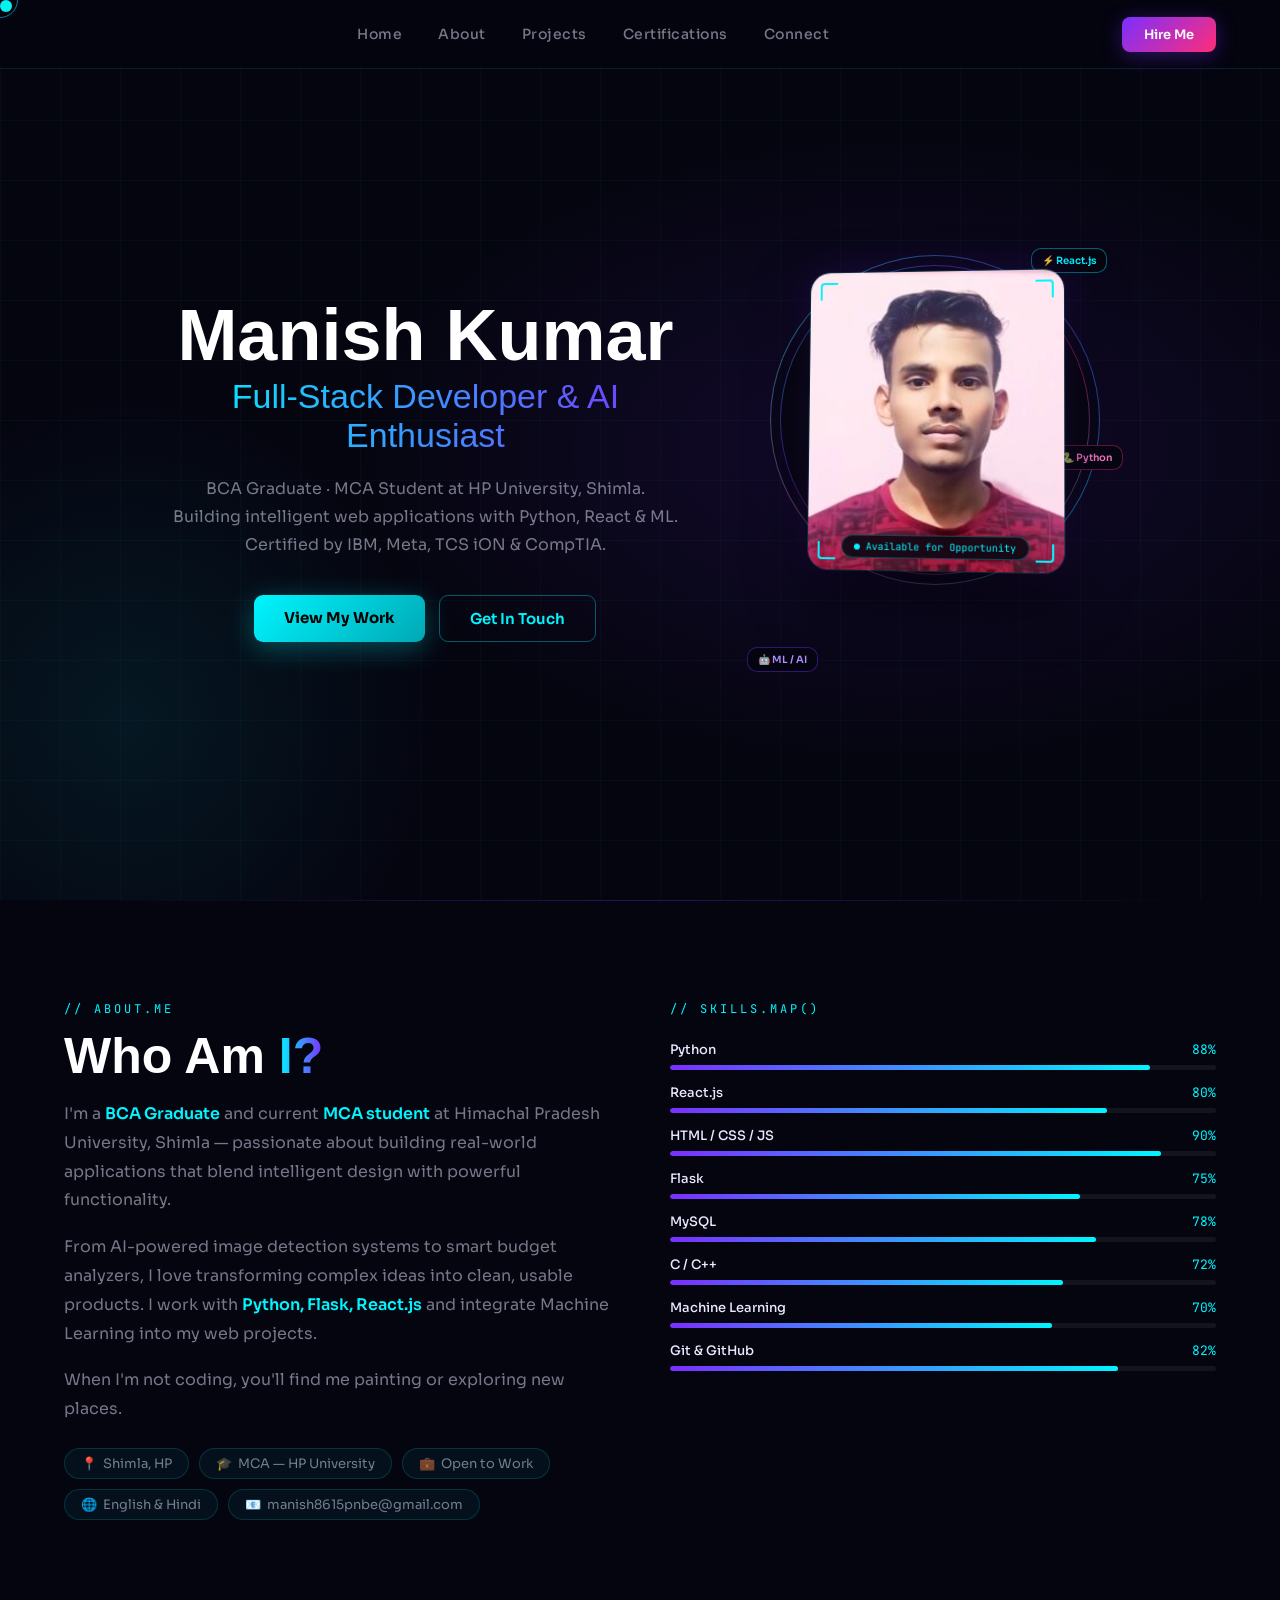
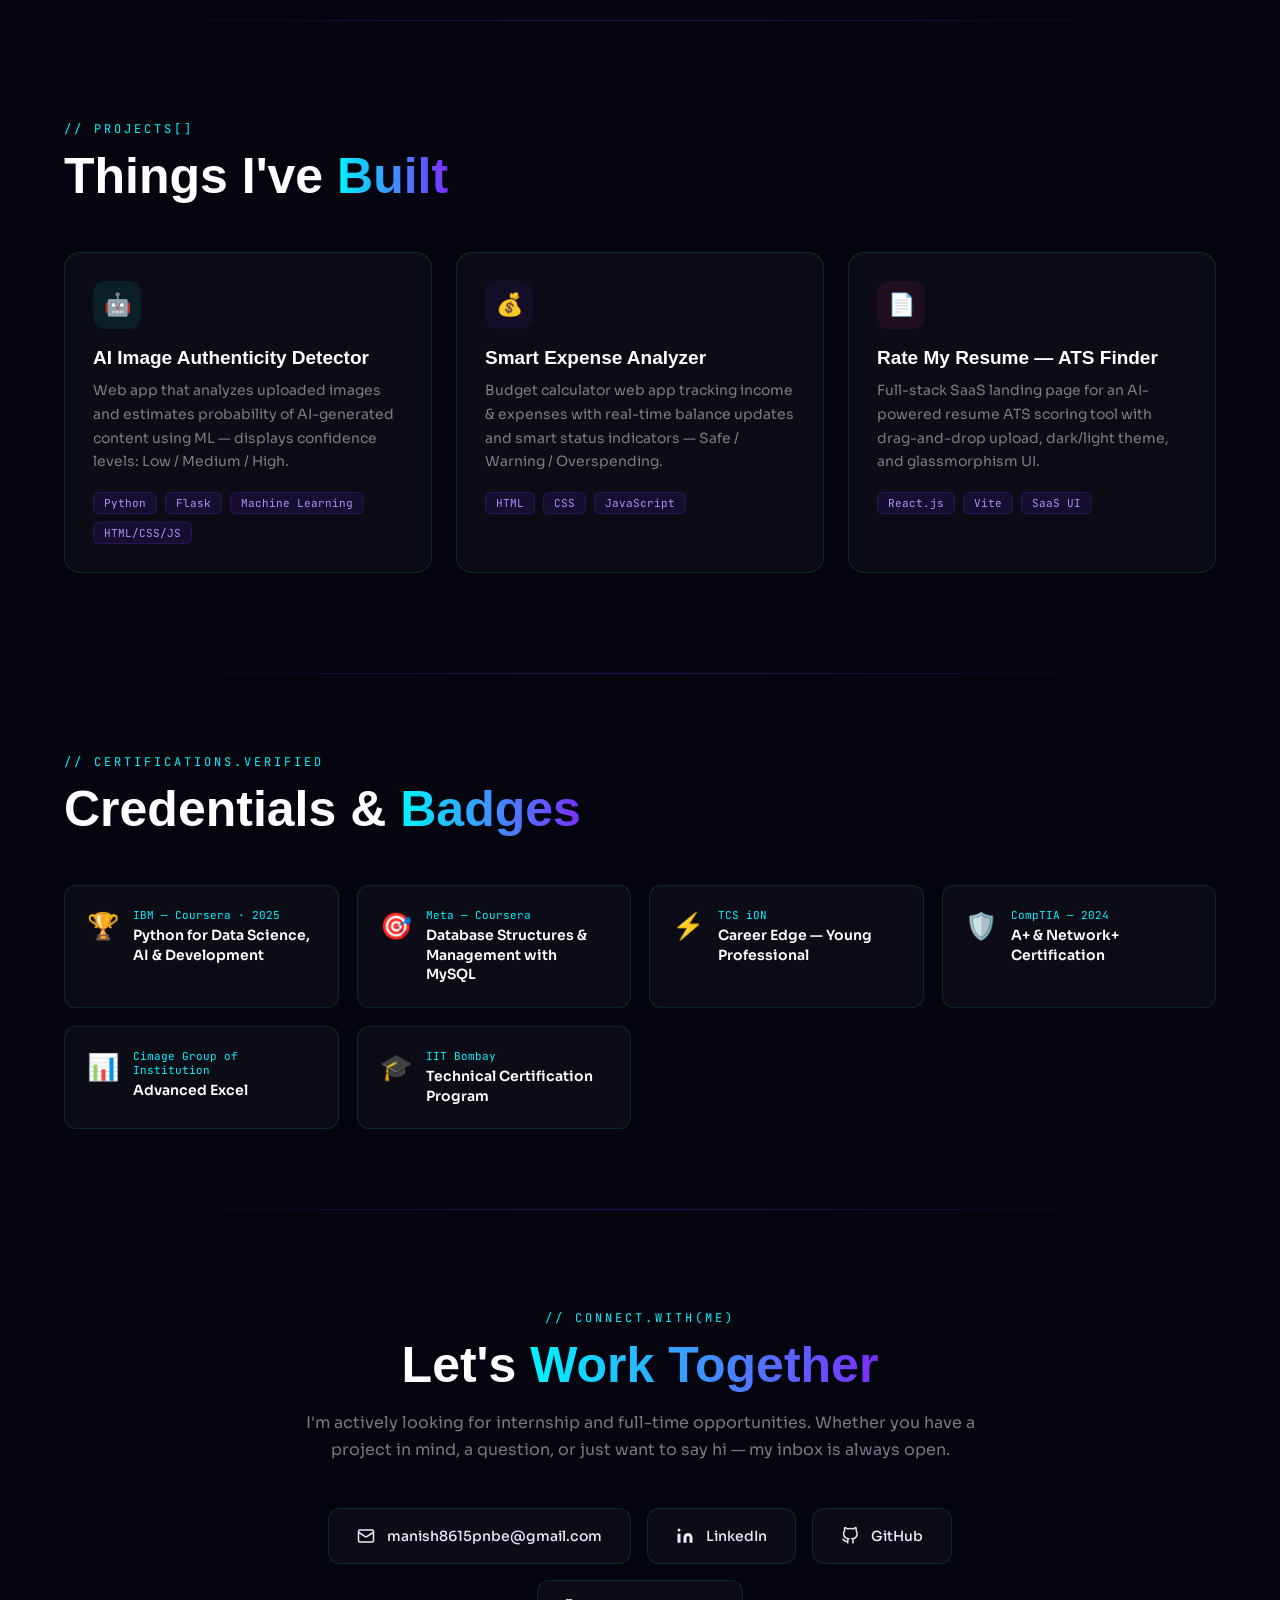
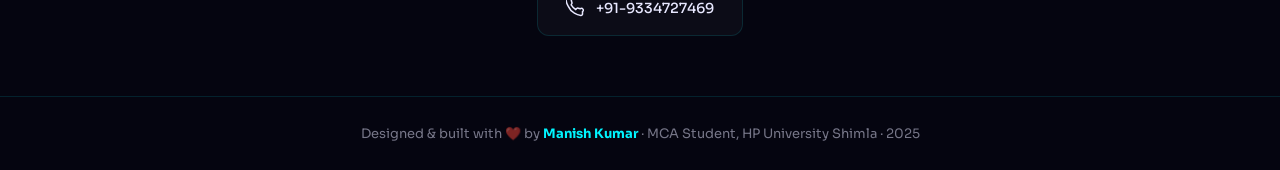
<file: index.html>
<!DOCTYPE html>
<html lang="en">
<head>
<meta charset="UTF-8">
<meta name="viewport" content="width=device-width, initial-scale=1.0">
<title>Manish Kumar — Full Stack Developer</title>
<link href="https://fonts.googleapis.com/css2?family=Clash+Display:wght@400;500;600;700&family=Sora:wght@300;400;600;700;800&family=JetBrains+Mono:wght@400;500&display=swap" rel="stylesheet">
<link rel="stylesheet" href="assets/css/manish.css">
<link rel="stylesheet" href="assets/css/animations.css">
<link rel="stylesheet" href="assets/css/components.css">
<link rel="stylesheet" href="assets/css/mobile.css">
<style>
/* Mobile order fix — photo upar, text neeche */
@media(max-width:768px){
  .hero-inner{flex-direction:column!important;align-items:center!important;text-align:center!important;}
  .hero-left{order:2!important;}
  .hero-right{order:1!important;width:100%!important;height:auto!important;align-items:center!important;}
  .photo-3d-card{transform:none!important;}
}</style>
<style>
/* ── 3D PHOTO FRAME ── */
.photo-glow-wrap{
  position:relative;width:280px;height:320px;
  display:flex;align-items:center;justify-content:center;
  flex-shrink:0;
}
.photo-glow-ring{
  position:absolute;border-radius:50%;
  animation:spinRing 6s linear infinite;
}
.r1{
  width:310px;height:310px;
  border:1.5px solid transparent;
  background:linear-gradient(#050510,#050510) padding-box,
             linear-gradient(135deg,#00F5FF,#7B2FFF,#FF2D78,#00F5FF) border-box;
  animation-duration:6s;
}
.r2{
  width:330px;height:330px;
  border:1px solid transparent;
  background:linear-gradient(#050510,#050510) padding-box,
             linear-gradient(225deg,#7B2FFF,#00F5FF,#FF2D78) border-box;
  opacity:0.5;animation-duration:9s;animation-direction:reverse;
}
.r3{
  width:290px;height:290px;
  background:radial-gradient(ellipse,rgba(0,245,255,0.08) 0%,transparent 70%);
  animation:pulseGlow 3s ease-in-out infinite;border:none;
}
@keyframes spinRing{from{transform:rotate(0deg);}to{transform:rotate(360deg);}}
@keyframes pulseGlow{0%,100%{opacity:0.4;transform:scale(1);}50%{opacity:1;transform:scale(1.05);}}

.photo-3d-card{
  position:relative;width:256px;height:300px;
  border-radius:20px;overflow:hidden;
  transform:perspective(900px) rotateY(-6deg) rotateX(3deg);
  transition:transform 0.4s ease;
  box-shadow:
    0 0 0 1px rgba(0,245,255,0.15),
    0 24px 60px rgba(0,0,0,0.7),
    0 0 40px rgba(123,47,255,0.2);
  cursor:default;
  z-index:2;
}
.photo-3d-card:hover{transform:perspective(900px) rotateY(-1deg) rotateX(1deg);}

.profile-img{
  width:100%;height:100%;
  object-fit:cover;object-position:center top;
  display:block;
  filter:brightness(1.05) contrast(1.05);
}

/* Corner accents */
.corner{position:absolute;width:18px;height:18px;border-color:var(--accent);border-style:solid;}
.tl{top:10px;left:10px;border-width:2px 0 0 2px;border-radius:4px 0 0 0;}
.tr{top:10px;right:10px;border-width:2px 2px 0 0;border-radius:0 4px 0 0;}
.bl{bottom:10px;left:10px;border-width:0 0 2px 2px;border-radius:0 0 0 4px;}
.br{bottom:10px;right:10px;border-width:0 2px 2px 0;border-radius:0 0 4px 0;}

/* Status dot */
.status-dot{
  position:absolute;bottom:12px;left:50%;transform:translateX(-50%);
  background:rgba(5,5,16,0.85);backdrop-filter:blur(8px);
  border:1px solid rgba(0,245,255,0.25);
  border-radius:20px;padding:4px 12px;
  font-family:'JetBrains Mono',monospace;font-size:10px;color:var(--accent);
  display:flex;align-items:center;gap:6px;white-space:nowrap;
}
.status-dot span{
  width:6px;height:6px;background:#00F5FF;border-radius:50%;
  display:inline-block;animation:pulse 2s infinite;
}

/* Mobile photo fixes */
@media(max-width:768px){
  .hero-right{width:100%!important;height:auto!important;align-items:center;}
  .photo-glow-wrap{width:220px;height:250px;}
  .photo-3d-card{width:200px;height:230px;transform:none!important;}
  .r1{width:240px;height:240px;}
  .r2{width:260px;height:260px;}
  .r3{width:220px;height:220px;}
}
</style>
</head>
<body>
<div id="cursor"></div>
<div id="cursor-ring"></div>

<!-- NAVBAR -->
<nav>
  <div class="nav-inner">
    <a href="#home" class="nav-logo"></a>
    <div class="nav-links">
      <a href="#home" onclick="smoothTo('home')">Home</a>
      <a href="#about" onclick="smoothTo('about')">About</a>
      <a href="#projects" onclick="smoothTo('projects')">Projects</a>
      <a href="#certifications" onclick="smoothTo('certifications')">Certifications</a>
      <a href="#connect" onclick="smoothTo('connect')">Connect</a>
    </div>
    <div style="display:flex;align-items:center;gap:10px;">
      <!-- Hamburger — only visible on mobile via inline style override -->
      <button id="ham-btn" onclick="toggleMobileMenu()" style="display:none;flex-direction:column;justify-content:center;gap:5px;width:36px;height:36px;background:rgba(0,245,255,0.07);border:1px solid rgba(0,245,255,0.2);border-radius:8px;cursor:pointer;padding:8px;flex-shrink:0;">
        <span id="hb1" style="display:block;height:2px;background:#00F5FF;border-radius:2px;transition:all 0.3s;"></span>
        <span id="hb2" style="display:block;height:2px;background:#00F5FF;border-radius:2px;transition:all 0.3s;"></span>
        <span id="hb3" style="display:block;height:2px;background:#00F5FF;border-radius:2px;transition:all 0.3s;"></span>
      </button>
      <a href="#" class="nav-cta" onclick="openModal();return false;">Hire Me</a>
    </div>
  </div>
</nav>

<!-- MOBILE NAV DRAWER -->
<div id="mob-drawer" style="display:none;position:fixed;top:60px;left:0;right:0;background:rgba(5,5,20,0.97);backdrop-filter:blur(24px);border-bottom:1px solid rgba(0,245,255,0.12);z-index:98;padding:14px 5%;flex-direction:column;gap:4px;">
  <a href="#home"           onclick="mobileNav('home')"           style="display:flex;align-items:center;gap:12px;color:rgba(232,232,255,0.75);text-decoration:none;font-family:'Sora',sans-serif;font-size:15px;font-weight:500;padding:13px 16px;border-radius:10px;border:1px solid transparent;transition:all 0.2s;">🏠 Home</a>
  <a href="#about"          onclick="mobileNav('about')"          style="display:flex;align-items:center;gap:12px;color:rgba(232,232,255,0.75);text-decoration:none;font-family:'Sora',sans-serif;font-size:15px;font-weight:500;padding:13px 16px;border-radius:10px;border:1px solid transparent;transition:all 0.2s;">👨‍💻 About</a>
  <a href="#projects"       onclick="mobileNav('projects')"       style="display:flex;align-items:center;gap:12px;color:rgba(232,232,255,0.75);text-decoration:none;font-family:'Sora',sans-serif;font-size:15px;font-weight:500;padding:13px 16px;border-radius:10px;border:1px solid transparent;transition:all 0.2s;">🚀 Projects</a>
  <a href="#certifications" onclick="mobileNav('certifications')" style="display:flex;align-items:center;gap:12px;color:rgba(232,232,255,0.75);text-decoration:none;font-family:'Sora',sans-serif;font-size:15px;font-weight:500;padding:13px 16px;border-radius:10px;border:1px solid transparent;transition:all 0.2s;">🏆 Certifications</a>
  <a href="#connect"        onclick="mobileNav('connect')"        style="display:flex;align-items:center;gap:12px;color:rgba(232,232,255,0.75);text-decoration:none;font-family:'Sora',sans-serif;font-size:15px;font-weight:500;padding:13px 16px;border-radius:10px;border:1px solid transparent;transition:all 0.2s;">💬 Connect</a>
</div>


<!-- HIRE ME MODAL -->
<div id="hireModal" style="display:none;position:fixed;inset:0;z-index:999;align-items:center;justify-content:center;">
  <div onclick="closeModal()" style="position:absolute;inset:0;background:rgba(0,0,0,0.7);backdrop-filter:blur(6px);"></div>
  <div style="position:relative;z-index:1;background:linear-gradient(145deg,#0d0d24,#111130);border:1px solid rgba(0,245,255,0.2);border-radius:20px;padding:36px 40px;max-width:420px;width:90%;box-shadow:0 30px 80px rgba(0,0,0,0.6);animation:modalIn 0.3s ease;">
    <button onclick="closeModal()" style="position:absolute;top:16px;right:18px;background:none;border:none;color:rgba(255,255,255,0.35);font-size:20px;cursor:pointer;">✕</button>
    <div style="font-family:'JetBrains Mono',monospace;font-size:11px;color:var(--accent);letter-spacing:2px;margin-bottom:10px;">// let's.connect()</div>
    <h3 style="font-family:'Clash Display',sans-serif;font-size:22px;font-weight:700;color:#fff;margin-bottom:6px;">Open to Opportunities</h3>
    <p style="font-size:13px;color:var(--textmuted);line-height:1.6;margin-bottom:28px;">I'm actively looking for internship & full-time roles. Feel free to reach out!</p>
    <div style="display:flex;flex-direction:column;gap:12px;">
      <a href="mailto:manish8615pnbe@gmail.com" class="modal-link" style="border-color:rgba(0,245,255,0.15);">
        <span style="font-size:20px;">📧</span>
        <div><div class="modal-link-label" style="color:var(--accent);">Email Me</div><div class="modal-link-val">manish8615pnbe@gmail.com</div></div>
      </a>
      <a href="https://www.linkedin.com/in/manish-kumar-a32762274/" target="_blank" class="modal-link" style="border-color:rgba(0,119,181,0.2);">
        <span style="font-size:20px;">💼</span>
        <div><div class="modal-link-label" style="color:#4FC3F7;">Message on LinkedIn</div><div class="modal-link-val">linkedin.com/in/manish-kumar</div></div>
      </a>
      <a href="https://github.com/ankit252525" target="_blank" class="modal-link" style="border-color:rgba(255,255,255,0.1);">
        <span style="font-size:20px;">🐙</span>
        <div><div class="modal-link-label" style="color:rgba(255,255,255,0.5);">Check My Work on GitHub</div><div class="modal-link-val">github.com/ankit252525</div></div>
      </a>
    </div>
    <p style="font-size:12px;color:var(--textmuted);text-align:center;margin-top:22px;">Response within 24 hours ⚡</p>
  </div>
</div>

<!-- HERO -->
<section id="home">
  <div class="hero-bg"></div>
  <div class="hero-grid"></div>
  <div class="hero-inner">
    <div class="hero-left">
      <div class="hero-name">Manish Kumar</div>
      <div class="hero-role">Full-Stack Developer & AI Enthusiast</div>
      <p class="hero-desc">
        BCA Graduate · MCA Student at HP University, Shimla.<br>
        Building intelligent web applications with Python, React &amp; ML.<br>
        Certified by IBM, Meta, TCS iON &amp; CompTIA.
      </p>
      <div class="hero-btns">
        <a href="#projects" class="btn-primary" onclick="smoothTo('projects')">View My Work</a>
        <a href="#connect" class="btn-outline" onclick="smoothTo('connect')">Get In Touch</a>
      </div>
    </div>
    <!-- 3D PHOTO FRAME -->
    <div class="hero-right" style="width:360px;height:420px;flex-shrink:0;position:relative;display:flex;flex-direction:column;align-items:center;gap:0;">

      <!-- Outer glow ring animation -->
      <div class="photo-glow-wrap">
        <div class="photo-glow-ring r1"></div>
        <div class="photo-glow-ring r2"></div>
        <div class="photo-glow-ring r3"></div>

        <!-- 3D Frame card -->
        <div class="photo-3d-card" id="photoCard">
          <img src="[data-uri]"
               alt="Manish Kumar"
               class="profile-img"/>
          <!-- Corner accents -->
          <div class="corner tl"></div>
          <div class="corner tr"></div>
          <div class="corner bl"></div>
          <div class="corner br"></div>
          <!-- Status dot -->
          <div class="status-dot"><span></span>Available for Opportunity</div>
        </div>
      </div>

      <!-- Floating tech badges -->
      <div class="float-badge badge-1">⚡ React.js</div>
      <div class="float-badge badge-2">🤖 ML / AI</div>
      <div class="float-badge badge-3">🐍 Python</div>
    </div>
  </div>
</section>

<div class="glow-div"></div>

<!-- ABOUT -->
<section id="about">
  <div class="about-grid reveal">
    <div>
      <div class="section-label">// about.me</div>
      <h2 class="section-title">Who Am <span>I?</span></h2>
      <div class="about-text">
        <p>I'm a <strong>BCA Graduate</strong> and current <strong>MCA student</strong> at Himachal Pradesh University, Shimla — passionate about building real-world applications that blend intelligent design with powerful functionality.</p>
        <p>From AI-powered image detection systems to smart budget analyzers, I love transforming complex ideas into clean, usable products. I work with <strong>Python, Flask, React.js</strong> and integrate Machine Learning into my web projects.</p>
        <p>When I'm not coding, you'll find me painting or exploring new places.</p>
      </div>
      <div class="info-chips">
        <div class="chip"><span>📍</span>Shimla, HP</div>
        <div class="chip"><span>🎓</span>MCA — HP University</div>
        <div class="chip"><span>💼</span>Open to Work</div>
        <div class="chip"><span>🌐</span>English & Hindi</div>
        <div class="chip"><span>📧</span>manish8615pnbe@gmail.com</div>
      </div>
    </div>
    <div>
      <div class="section-label" style="margin-bottom:24px;">// skills.map()</div>
      <div class="skills-grid" id="skillsGrid">
        <div class="skill-item"><div class="skill-top"><span class="skill-name">Python</span><span class="skill-pct">88%</span></div><div class="skill-bar"><div class="skill-fill" data-w="88"></div></div></div>
        <div class="skill-item"><div class="skill-top"><span class="skill-name">React.js</span><span class="skill-pct">80%</span></div><div class="skill-bar"><div class="skill-fill" data-w="80"></div></div></div>
        <div class="skill-item"><div class="skill-top"><span class="skill-name">HTML / CSS / JS</span><span class="skill-pct">90%</span></div><div class="skill-bar"><div class="skill-fill" data-w="90"></div></div></div>
        <div class="skill-item"><div class="skill-top"><span class="skill-name">Flask</span><span class="skill-pct">75%</span></div><div class="skill-bar"><div class="skill-fill" data-w="75"></div></div></div>
        <div class="skill-item"><div class="skill-top"><span class="skill-name">MySQL</span><span class="skill-pct">78%</span></div><div class="skill-bar"><div class="skill-fill" data-w="78"></div></div></div>
        <div class="skill-item"><div class="skill-top"><span class="skill-name">C / C++</span><span class="skill-pct">72%</span></div><div class="skill-bar"><div class="skill-fill" data-w="72"></div></div></div>
        <div class="skill-item"><div class="skill-top"><span class="skill-name">Machine Learning</span><span class="skill-pct">70%</span></div><div class="skill-bar"><div class="skill-fill" data-w="70"></div></div></div>
        <div class="skill-item"><div class="skill-top"><span class="skill-name">Git & GitHub</span><span class="skill-pct">82%</span></div><div class="skill-bar"><div class="skill-fill" data-w="82"></div></div></div>
      </div>
    </div>
  </div>
</section>

<div class="glow-div"></div>

<!-- PROJECTS -->
<section id="projects">
  <div class="projects-wrap">
    <div class="reveal">
      <div class="section-label">// projects[]</div>
      <h2 class="section-title">Things I've <span>Built</span></h2>
    </div>
    <div class="projects-grid">
      <div class="project-card reveal">
        <div class="project-icon" style="background:rgba(0,245,255,0.08);">🤖</div>
        <div class="project-title">AI Image Authenticity Detector</div>
        <p class="project-desc">Web app that analyzes uploaded images and estimates probability of AI-generated content using ML — displays confidence levels: Low / Medium / High.</p>
        <div class="project-tags"><span class="tag">Python</span><span class="tag">Flask</span><span class="tag">Machine Learning</span><span class="tag">HTML/CSS/JS</span></div>
      </div>
      <div class="project-card reveal">
        <div class="project-icon" style="background:rgba(123,47,255,0.08);">💰</div>
        <div class="project-title">Smart Expense Analyzer</div>
        <p class="project-desc">Budget calculator web app tracking income & expenses with real-time balance updates and smart status indicators — Safe / Warning / Overspending.</p>
        <div class="project-tags"><span class="tag">HTML</span><span class="tag">CSS</span><span class="tag">JavaScript</span></div>
      </div>
      <div class="project-card reveal">
        <div class="project-icon" style="background:rgba(255,45,120,0.08);">📄</div>
        <div class="project-title">Rate My Resume — ATS Finder</div>
        <p class="project-desc">Full-stack SaaS landing page for an AI-powered resume ATS scoring tool with drag-and-drop upload, dark/light theme, and glassmorphism UI.</p>
        <div class="project-tags"><span class="tag">React.js</span><span class="tag">Vite</span><span class="tag">SaaS UI</span></div>
      </div>
    </div>
  </div>
</section>

<div class="glow-div"></div>

<!-- CERTIFICATIONS -->
<section id="certifications">
  <div class="certs-wrap">
    <div class="reveal">
      <div class="section-label">// certifications.verified</div>
      <h2 class="section-title">Credentials & <span>Badges</span></h2>
    </div>
    <div class="certs-grid">
      <div class="cert-card reveal"><div class="cert-icon">🏆</div><div><div class="cert-issuer">IBM — Coursera · 2025</div><div class="cert-name">Python for Data Science, AI & Development</div></div></div>
      <div class="cert-card reveal"><div class="cert-icon">🎯</div><div><div class="cert-issuer">Meta — Coursera</div><div class="cert-name">Database Structures & Management with MySQL</div></div></div>
      <div class="cert-card reveal"><div class="cert-icon">⚡</div><div><div class="cert-issuer">TCS iON</div><div class="cert-name">Career Edge — Young Professional</div></div></div>
      <div class="cert-card reveal"><div class="cert-icon">🛡️</div><div><div class="cert-issuer">CompTIA — 2024</div><div class="cert-name">A+ & Network+ Certification</div></div></div>
      <div class="cert-card reveal"><div class="cert-icon">📊</div><div><div class="cert-issuer">Cimage Group of Institution</div><div class="cert-name">Advanced Excel</div></div></div>
      <div class="cert-card reveal"><div class="cert-icon">🎓</div><div><div class="cert-issuer">IIT Bombay</div><div class="cert-name">Technical Certification Program</div></div></div>
    </div>
  </div>
</section>

<div class="glow-div"></div>

<!-- CONNECT -->
<section id="connect">
  <div class="connect-wrap reveal">
    <div class="section-label">// connect.with(me)</div>
    <h2 class="section-title">Let's <span>Work Together</span></h2>
    <p class="connect-sub">I'm actively looking for internship and full-time opportunities. Whether you have a project in mind, a question, or just want to say hi — my inbox is always open.</p>
    <div class="contact-links">
      <a href="mailto:manish8615pnbe@gmail.com" class="contact-card">
        <svg width="18" height="18" viewBox="0 0 24 24" fill="none" stroke="currentColor" stroke-width="2"><rect x="2" y="4" width="20" height="16" rx="2"/><path d="m22 7-8.97 5.7a1.94 1.94 0 0 1-2.06 0L2 7"/></svg>
        manish8615pnbe@gmail.com
      </a>
      <a href="https://www.linkedin.com/in/manish-kumar-a32762274/" target="_blank" class="contact-card">
        <svg width="18" height="18" viewBox="0 0 24 24" fill="currentColor"><path d="M16 8a6 6 0 016 6v7h-4v-7a2 2 0 00-2-2 2 2 0 00-2 2v7h-4v-7a6 6 0 016-6zM2 9h4v12H2z"/><circle cx="4" cy="4" r="2"/></svg>
        LinkedIn
      </a>
      <a href="https://github.com/ankit252525" target="_blank" class="contact-card">
        <svg width="18" height="18" viewBox="0 0 24 24" fill="none" stroke="currentColor" stroke-width="2"><path d="M9 19c-5 1.5-5-2.5-7-3m14 6v-3.87a3.37 3.37 0 00-.94-2.61c3.14-.35 6.44-1.54 6.44-7A5.44 5.44 0 0020 4.77 5.07 5.07 0 0019.91 1S18.73.65 16 2.48a13.38 13.38 0 00-7 0C6.27.65 5.09 1 5.09 1A5.07 5.07 0 005 4.77a5.44 5.44 0 00-1.5 3.78c0 5.42 3.3 6.61 6.44 7A3.37 3.37 0 009 18.13V22"/></svg>
        GitHub
      </a>
      <a href="tel:+919334727469" class="contact-card">
        <svg width="18" height="18" viewBox="0 0 24 24" fill="none" stroke="currentColor" stroke-width="2"><path d="M22 16.92v3a2 2 0 01-2.18 2 19.79 19.79 0 01-8.63-3.07A19.5 19.5 0 013.07 9.81a19.79 19.79 0 01-3.07-8.67A2 2 0 012.18 0h3a2 2 0 012 1.72c.127.96.361 1.903.7 2.81a2 2 0 01-.45 2.11L6.91 7.91a16 16 0 006.07 6.07l1.27-1.27a2 2 0 012.11-.45c.907.339 1.85.573 2.81.7A2 2 0 0122 16.92z"/></svg>
        +91-9334727469
      </a>
    </div>
  </div>
</section>

<footer>
  <p>Designed & built with ❤️ by <strong style="color:var(--accent)">Manish Kumar</strong> · MCA Student, HP University Shimla · 2025</p>
</footer>

<script src="assets/js/cursor.js"></script>
<script src="assets/js/scroll.js"></script>
<script src="assets/js/modal.js"></script>
<script>
// ── 3D tilt on photo card ──
const photoCard = document.getElementById('photoCard');
if(photoCard){
  const wrap = photoCard.closest('.hero-right');
  wrap.addEventListener('mousemove', e => {
    const r = photoCard.getBoundingClientRect();
    const x = ((e.clientX - r.left) / r.width  - 0.5) * 16;
    const y = -((e.clientY - r.top)  / r.height - 0.5) * 12;
    photoCard.style.transform = `perspective(900px) rotateY(${-6+x}deg) rotateX(${3+y}deg)`;
  });
  wrap.addEventListener('mouseleave', () => {
    photoCard.style.transform = 'perspective(900px) rotateY(-6deg) rotateX(3deg)';
  });
}
</script>

<script>
// ── MOBILE: show hamburger only on small screens ──
function checkMobile(){
  const btn = document.getElementById('ham-btn');
  if(window.innerWidth <= 768){ btn.style.display='flex'; }
  else { btn.style.display='none !important'; btn.style.cssText='display:none!important'; closeMobileMenu(); }
}
checkMobile();
window.addEventListener('resize', checkMobile);

// ── HAMBURGER toggle ──
let menuOpen = false;
function toggleMobileMenu(){
  menuOpen = !menuOpen;
  const drawer = document.getElementById('mob-drawer');
  const h1=document.getElementById('hb1'),h2=document.getElementById('hb2'),h3=document.getElementById('hb3');
  if(menuOpen){
    drawer.style.display='flex';
    h1.style.transform='translateY(7px) rotate(45deg)';
    h2.style.opacity='0';
    h3.style.transform='translateY(-7px) rotate(-45deg)';
  } else {
    closeMobileMenu();
  }
}
function closeMobileMenu(){
  menuOpen=false;
  document.getElementById('mob-drawer').style.display='none';
  document.getElementById('hb1').style.transform='none';
  document.getElementById('hb2').style.opacity='1';
  document.getElementById('hb3').style.transform='none';
}
function mobileNav(id){
  closeMobileMenu();
  const el=document.getElementById(id);
  if(el){
    const top=el.getBoundingClientRect().top+window.scrollY-60;
    window.scrollTo({top,behavior:'smooth'});
  }
  return false;
}
// Close drawer on outside tap
document.addEventListener('touchstart',function(e){
  const drawer=document.getElementById('mob-drawer');
  const btn=document.getElementById('ham-btn');
  if(menuOpen && !drawer.contains(e.target) && !btn.contains(e.target)) closeMobileMenu();
},{passive:true});


</script>
</body>
</html>
</file>
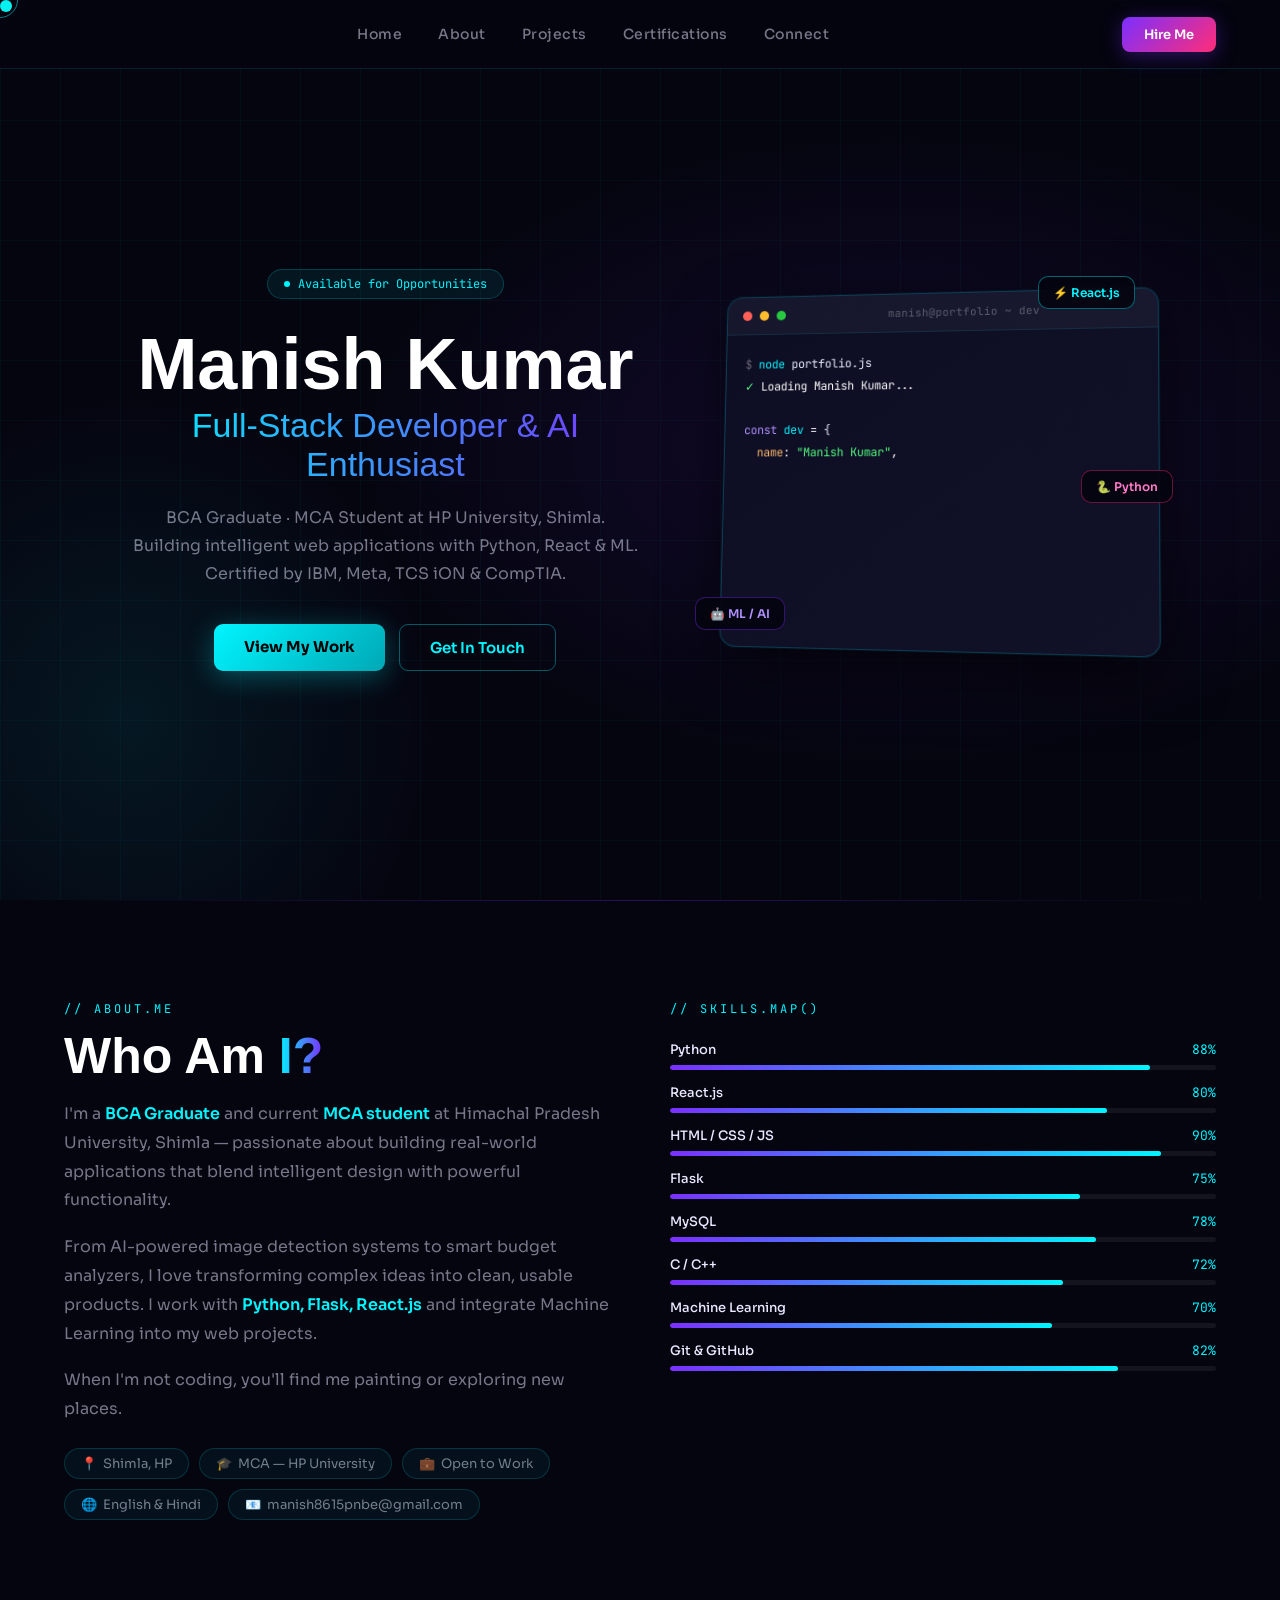
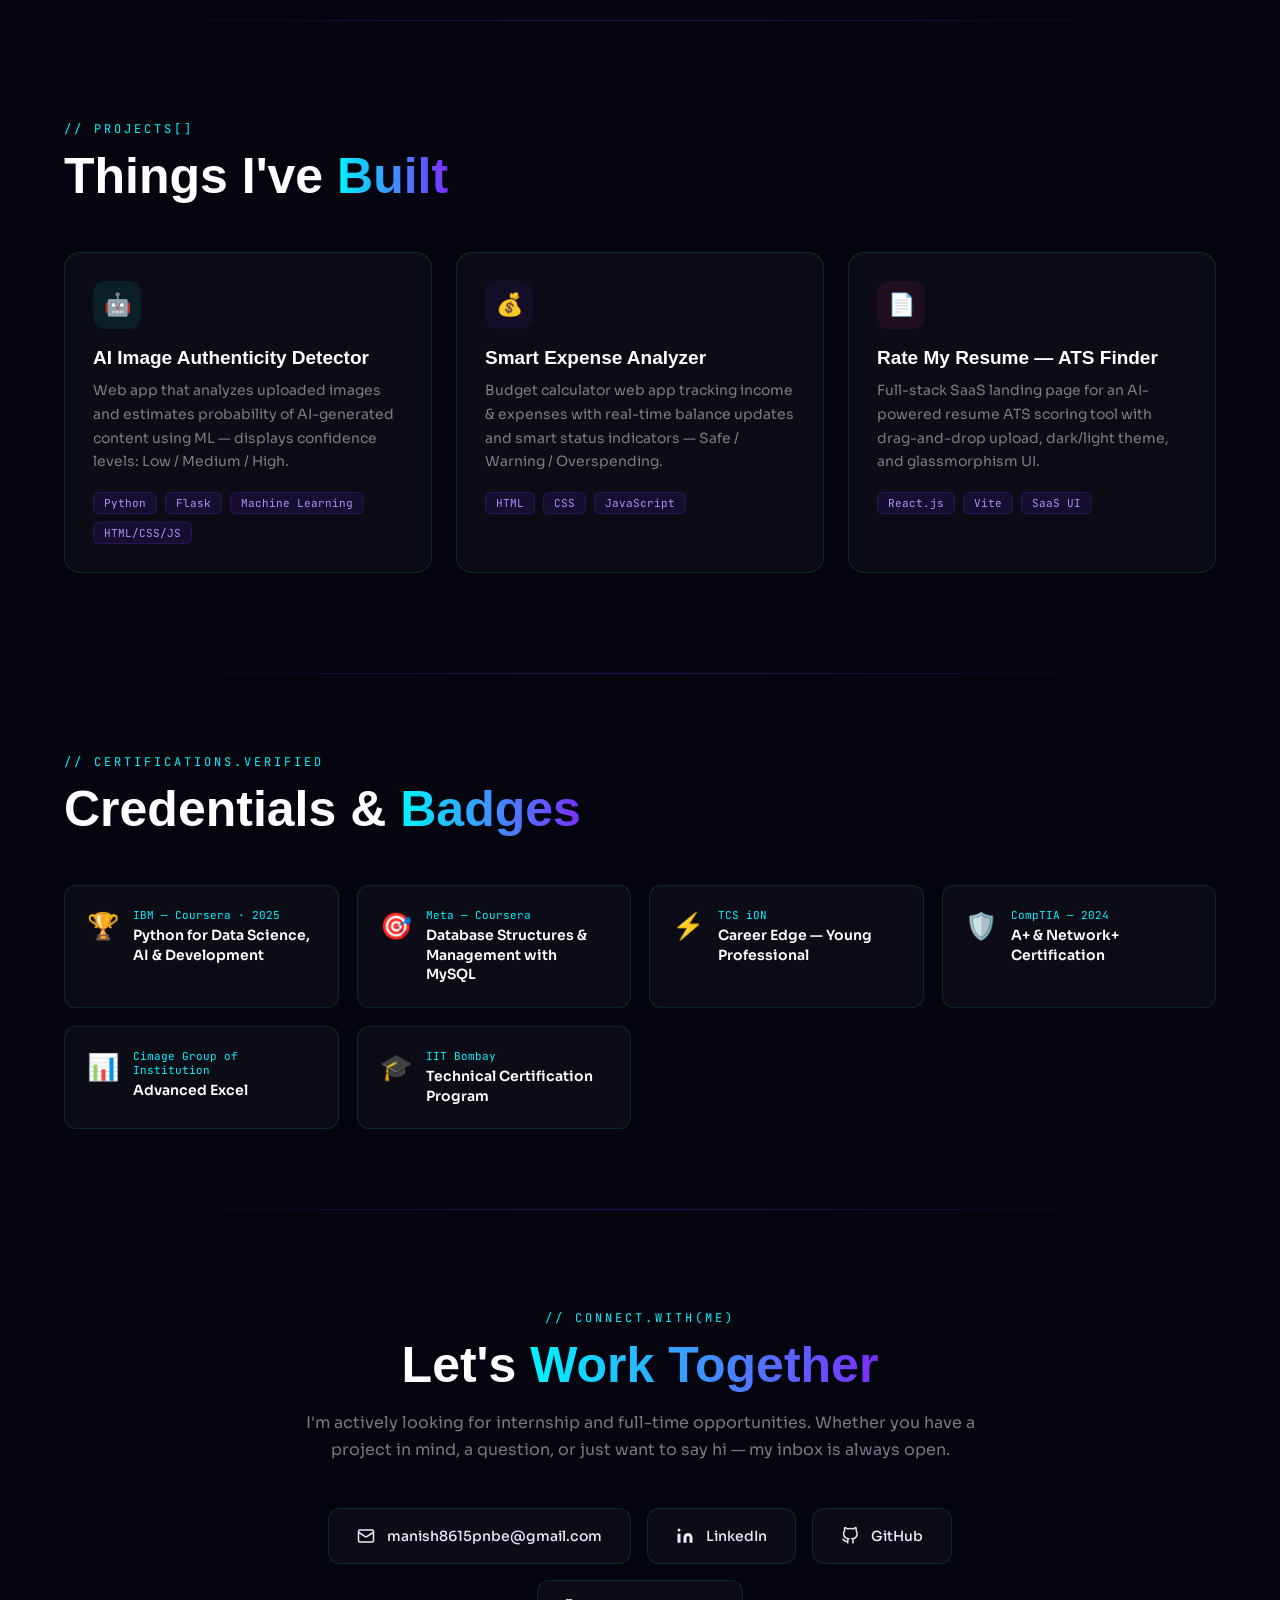
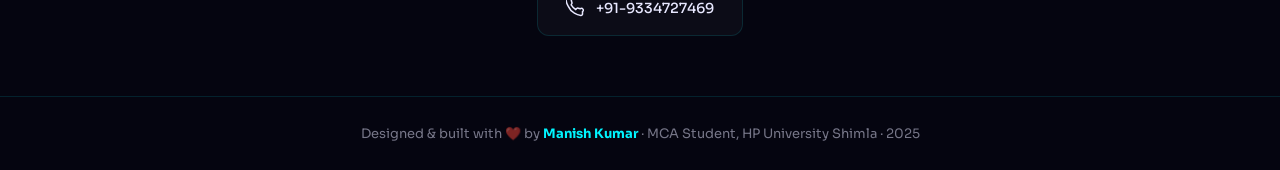
<file: manish.html>
<!DOCTYPE html>
<html lang="en">
<head>
<meta charset="UTF-8">
<meta name="viewport" content="width=device-width, initial-scale=1.0">
<title>Manish Kumar — Full Stack Developer</title>
<link href="https://fonts.googleapis.com/css2?family=Clash+Display:wght@400;500;600;700&family=Sora:wght@300;400;600;700;800&family=JetBrains+Mono:wght@400;500&display=swap" rel="stylesheet">
<link rel="stylesheet" href="assets/css/manish.css">
<link rel="stylesheet" href="assets/css/animations.css">
<link rel="stylesheet" href="assets/css/components.css">
</head>
<body>

<div id="cursor"></div>
<div id="cursor-ring"></div>

<!-- NAVBAR -->
<nav>
  <div class="nav-inner">
    <a href="#home" class="nav-logo"></a>
    <div class="nav-links">
      <a href="#home" onclick="smoothTo('home')">Home</a>
      <a href="#about" onclick="smoothTo('about')">About</a>
      <a href="#projects" onclick="smoothTo('projects')">Projects</a>
      <a href="#certifications" onclick="smoothTo('certifications')">Certifications</a>
      <a href="#connect" onclick="smoothTo('connect')">Connect</a>
    </div>
    <a href="#" class="nav-cta" onclick="openModal();return false;">Hire Me</a>
  </div>
</nav>

<!-- HIRE ME MODAL -->
<div id="hireModal" style="display:none;position:fixed;inset:0;z-index:999;align-items:center;justify-content:center;">
  <div onclick="closeModal()" style="position:absolute;inset:0;background:rgba(0,0,0,0.7);backdrop-filter:blur(6px);"></div>
  <div style="position:relative;z-index:1;background:linear-gradient(145deg,#0d0d24,#111130);border:1px solid rgba(0,245,255,0.2);border-radius:20px;padding:36px 40px;max-width:420px;width:90%;box-shadow:0 30px 80px rgba(0,0,0,0.6);animation:modalIn 0.3s ease;">
    <button onclick="closeModal()" style="position:absolute;top:16px;right:18px;background:none;border:none;color:rgba(255,255,255,0.35);font-size:20px;cursor:pointer;">✕</button>
    <div style="font-family:'JetBrains Mono',monospace;font-size:11px;color:var(--accent);letter-spacing:2px;margin-bottom:10px;">// let's.connect()</div>
    <h3 style="font-family:'Clash Display',sans-serif;font-size:22px;font-weight:700;color:#fff;margin-bottom:6px;">Open to Opportunities</h3>
    <p style="font-size:13px;color:var(--textmuted);line-height:1.6;margin-bottom:28px;">I'm actively looking for internship & full-time roles. Feel free to reach out!</p>
    <div style="display:flex;flex-direction:column;gap:12px;">
      <a href="mailto:manish8615pnbe@gmail.com" class="modal-link" style="border-color:rgba(0,245,255,0.15);">
        <span style="font-size:20px;">📧</span>
        <div><div class="modal-link-label" style="color:var(--accent);">Email Me</div><div class="modal-link-val">manish8615pnbe@gmail.com</div></div>
      </a>
      <a href="https://www.linkedin.com/in/manish-kumar-a32762274/" target="_blank" class="modal-link" style="border-color:rgba(0,119,181,0.2);">
        <span style="font-size:20px;">💼</span>
        <div><div class="modal-link-label" style="color:#4FC3F7;">Message on LinkedIn</div><div class="modal-link-val">linkedin.com/in/manish-kumar</div></div>
      </a>
      <a href="https://github.com/ankit252525" target="_blank" class="modal-link" style="border-color:rgba(255,255,255,0.1);">
        <span style="font-size:20px;">🐙</span>
        <div><div class="modal-link-label" style="color:rgba(255,255,255,0.5);">Check My Work on GitHub</div><div class="modal-link-val">github.com/ankit252525</div></div>
      </a>
    </div>
    <p style="font-size:12px;color:var(--textmuted);text-align:center;margin-top:22px;">Response within 24 hours ⚡</p>
  </div>
</div>

<!-- HERO -->
<section id="home">
  <div class="hero-bg"></div>
  <div class="hero-grid"></div>
  <div class="hero-inner">
    <div class="hero-left">
      <div class="hero-tag">
        <span class="tag-dot"></span>
        Available for Opportunities
      </div>
      <div class="hero-name">Manish Kumar</div>
      <div class="hero-role">Full-Stack Developer & AI Enthusiast</div>
      <p class="hero-desc">
        BCA Graduate · MCA Student at HP University, Shimla.<br>
        Building intelligent web applications with Python, React &amp; ML.<br>
        Certified by IBM, Meta, TCS iON &amp; CompTIA.
      </p>
      <div class="hero-btns">
        <a href="#projects" class="btn-primary" onclick="smoothTo('projects')">View My Work</a>
        <a href="#connect" class="btn-outline" onclick="smoothTo('connect')">Get In Touch</a>
      </div>
    </div>
    <div class="hero-right">
      <div class="terminal-3d" id="terminal">
        <div class="terminal-bar">
          <div class="t-dot" style="background:#FF5F57;"></div>
          <div class="t-dot" style="background:#FFBD2E;"></div>
          <div class="t-dot" style="background:#28C840;"></div>
          <div class="t-title">manish@portfolio ~ dev</div>
        </div>
        <div class="terminal-body" id="termBody"></div>
      </div>
      <div class="float-badge badge-1">⚡ React.js</div>
      <div class="float-badge badge-2">🤖 ML / AI</div>
      <div class="float-badge badge-3">🐍 Python</div>
    </div>
  </div>
</section>

<div class="glow-div"></div>

<!-- ABOUT -->
<section id="about">
  <div class="about-grid reveal">
    <div>
      <div class="section-label">// about.me</div>
      <h2 class="section-title">Who Am <span>I?</span></h2>
      <div class="about-text">
        <p>I'm a <strong>BCA Graduate</strong> and current <strong>MCA student</strong> at Himachal Pradesh University, Shimla — passionate about building real-world applications that blend intelligent design with powerful functionality.</p>
        <p>From AI-powered image detection systems to smart budget analyzers, I love transforming complex ideas into clean, usable products. I work with <strong>Python, Flask, React.js</strong> and integrate Machine Learning into my web projects.</p>
        <p>When I'm not coding, you'll find me painting or exploring new places.</p>
      </div>
      <div class="info-chips">
        <div class="chip"><span>📍</span>Shimla, HP</div>
        <div class="chip"><span>🎓</span>MCA — HP University</div>
        <div class="chip"><span>💼</span>Open to Work</div>
        <div class="chip"><span>🌐</span>English & Hindi</div>
        <div class="chip"><span>📧</span>manish8615pnbe@gmail.com</div>
      </div>
    </div>
    <div>
      <div class="section-label" style="margin-bottom:24px;">// skills.map()</div>
      <div class="skills-grid" id="skillsGrid">
        <div class="skill-item"><div class="skill-top"><span class="skill-name">Python</span><span class="skill-pct">88%</span></div><div class="skill-bar"><div class="skill-fill" data-w="88"></div></div></div>
        <div class="skill-item"><div class="skill-top"><span class="skill-name">React.js</span><span class="skill-pct">80%</span></div><div class="skill-bar"><div class="skill-fill" data-w="80"></div></div></div>
        <div class="skill-item"><div class="skill-top"><span class="skill-name">HTML / CSS / JS</span><span class="skill-pct">90%</span></div><div class="skill-bar"><div class="skill-fill" data-w="90"></div></div></div>
        <div class="skill-item"><div class="skill-top"><span class="skill-name">Flask</span><span class="skill-pct">75%</span></div><div class="skill-bar"><div class="skill-fill" data-w="75"></div></div></div>
        <div class="skill-item"><div class="skill-top"><span class="skill-name">MySQL</span><span class="skill-pct">78%</span></div><div class="skill-bar"><div class="skill-fill" data-w="78"></div></div></div>
        <div class="skill-item"><div class="skill-top"><span class="skill-name">C / C++</span><span class="skill-pct">72%</span></div><div class="skill-bar"><div class="skill-fill" data-w="72"></div></div></div>
        <div class="skill-item"><div class="skill-top"><span class="skill-name">Machine Learning</span><span class="skill-pct">70%</span></div><div class="skill-bar"><div class="skill-fill" data-w="70"></div></div></div>
        <div class="skill-item"><div class="skill-top"><span class="skill-name">Git & GitHub</span><span class="skill-pct">82%</span></div><div class="skill-bar"><div class="skill-fill" data-w="82"></div></div></div>
      </div>
    </div>
  </div>
</section>

<div class="glow-div"></div>

<!-- PROJECTS -->
<section id="projects">
  <div class="projects-wrap">
    <div class="reveal">
      <div class="section-label">// projects[]</div>
      <h2 class="section-title">Things I've <span>Built</span></h2>
    </div>
    <div class="projects-grid">
      <div class="project-card reveal">
        <div class="project-icon" style="background:rgba(0,245,255,0.08);">🤖</div>
        <div class="project-title">AI Image Authenticity Detector</div>
        <p class="project-desc">Web app that analyzes uploaded images and estimates probability of AI-generated content using ML — displays confidence levels: Low / Medium / High.</p>
        <div class="project-tags"><span class="tag">Python</span><span class="tag">Flask</span><span class="tag">Machine Learning</span><span class="tag">HTML/CSS/JS</span></div>
      </div>
      <div class="project-card reveal">
        <div class="project-icon" style="background:rgba(123,47,255,0.08);">💰</div>
        <div class="project-title">Smart Expense Analyzer</div>
        <p class="project-desc">Budget calculator web app tracking income & expenses with real-time balance updates and smart status indicators — Safe / Warning / Overspending.</p>
        <div class="project-tags"><span class="tag">HTML</span><span class="tag">CSS</span><span class="tag">JavaScript</span></div>
      </div>
      <div class="project-card reveal">
        <div class="project-icon" style="background:rgba(255,45,120,0.08);">📄</div>
        <div class="project-title">Rate My Resume — ATS Finder</div>
        <p class="project-desc">Full-stack SaaS landing page for an AI-powered resume ATS scoring tool with drag-and-drop upload, dark/light theme, and glassmorphism UI.</p>
        <div class="project-tags"><span class="tag">React.js</span><span class="tag">Vite</span><span class="tag">SaaS UI</span></div>
      </div>
    </div>
  </div>
</section>

<div class="glow-div"></div>

<!-- CERTIFICATIONS -->
<section id="certifications">
  <div class="certs-wrap">
    <div class="reveal">
      <div class="section-label">// certifications.verified</div>
      <h2 class="section-title">Credentials & <span>Badges</span></h2>
    </div>
    <div class="certs-grid">
      <div class="cert-card reveal"><div class="cert-icon">🏆</div><div><div class="cert-issuer">IBM — Coursera · 2025</div><div class="cert-name">Python for Data Science, AI & Development</div></div></div>
      <div class="cert-card reveal"><div class="cert-icon">🎯</div><div><div class="cert-issuer">Meta — Coursera</div><div class="cert-name">Database Structures & Management with MySQL</div></div></div>
      <div class="cert-card reveal"><div class="cert-icon">⚡</div><div><div class="cert-issuer">TCS iON</div><div class="cert-name">Career Edge — Young Professional</div></div></div>
      <div class="cert-card reveal"><div class="cert-icon">🛡️</div><div><div class="cert-issuer">CompTIA — 2024</div><div class="cert-name">A+ & Network+ Certification</div></div></div>
      <div class="cert-card reveal"><div class="cert-icon">📊</div><div><div class="cert-issuer">Cimage Group of Institution</div><div class="cert-name">Advanced Excel</div></div></div>
      <div class="cert-card reveal"><div class="cert-icon">🎓</div><div><div class="cert-issuer">IIT Bombay</div><div class="cert-name">Technical Certification Program</div></div></div>
    </div>
  </div>
</section>

<div class="glow-div"></div>

<!-- CONNECT -->
<section id="connect">
  <div class="connect-wrap reveal">
    <div class="section-label">// connect.with(me)</div>
    <h2 class="section-title">Let's <span>Work Together</span></h2>
    <p class="connect-sub">I'm actively looking for internship and full-time opportunities. Whether you have a project in mind, a question, or just want to say hi — my inbox is always open.</p>
    <div class="contact-links">
      <a href="mailto:manish8615pnbe@gmail.com" class="contact-card">
        <svg width="18" height="18" viewBox="0 0 24 24" fill="none" stroke="currentColor" stroke-width="2"><rect x="2" y="4" width="20" height="16" rx="2"/><path d="m22 7-8.97 5.7a1.94 1.94 0 0 1-2.06 0L2 7"/></svg>
        manish8615pnbe@gmail.com
      </a>
      <a href="https://www.linkedin.com/in/manish-kumar-a32762274/" target="_blank" class="contact-card">
        <svg width="18" height="18" viewBox="0 0 24 24" fill="currentColor"><path d="M16 8a6 6 0 016 6v7h-4v-7a2 2 0 00-2-2 2 2 0 00-2 2v7h-4v-7a6 6 0 016-6zM2 9h4v12H2z"/><circle cx="4" cy="4" r="2"/></svg>
        LinkedIn
      </a>
      <a href="https://github.com/ankit252525" target="_blank" class="contact-card">
        <svg width="18" height="18" viewBox="0 0 24 24" fill="none" stroke="currentColor" stroke-width="2"><path d="M9 19c-5 1.5-5-2.5-7-3m14 6v-3.87a3.37 3.37 0 00-.94-2.61c3.14-.35 6.44-1.54 6.44-7A5.44 5.44 0 0020 4.77 5.07 5.07 0 0019.91 1S18.73.65 16 2.48a13.38 13.38 0 00-7 0C6.27.65 5.09 1 5.09 1A5.07 5.07 0 005 4.77a5.44 5.44 0 00-1.5 3.78c0 5.42 3.3 6.61 6.44 7A3.37 3.37 0 009 18.13V22"/></svg>
        GitHub
      </a>
      <a href="tel:+919334727469" class="contact-card">
        <svg width="18" height="18" viewBox="0 0 24 24" fill="none" stroke="currentColor" stroke-width="2"><path d="M22 16.92v3a2 2 0 01-2.18 2 19.79 19.79 0 01-8.63-3.07A19.5 19.5 0 013.07 9.81a19.79 19.79 0 01-3.07-8.67A2 2 0 012.18 0h3a2 2 0 012 1.72c.127.96.361 1.903.7 2.81a2 2 0 01-.45 2.11L6.91 7.91a16 16 0 006.07 6.07l1.27-1.27a2 2 0 012.11-.45c.907.339 1.85.573 2.81.7A2 2 0 0122 16.92z"/></svg>
        +91-9334727469
      </a>
    </div>
  </div>
</section>

<footer>
  <p>Designed & built with ❤️ by <strong style="color:var(--accent)">Manish Kumar</strong> · MCA Student, HP University Shimla · 2025</p>
</footer>

<script src="assets/js/cursor.js"></script>
<script src="assets/js/terminal.js"></script>
<script src="assets/js/scroll.js"></script>
<script src="assets/js/modal.js"></script>
</body>
</html>
</file>
<file: assets/css/manish.css>
/* ── manish.css — Core Styles ── */
:root {
  --bg: #050510;
  --bg2: #080820;
  --accent: #00F5FF;
  --accent2: #7B2FFF;
  --accent3: #FF2D78;
  --gold: #FFD700;
  --text: #E8E8FF;
  --textmuted: rgba(232,232,255,0.5);
  --card: rgba(255,255,255,0.03);
  --border: rgba(0,245,255,0.12);
}

* { margin:0; padding:0; box-sizing:border-box; }
html { scroll-behavior:smooth; }
body {
  background: var(--bg);
  color: var(--text);
  font-family: 'Sora', sans-serif;
  overflow-x: hidden;
  cursor: none;
}

::-webkit-scrollbar { width:4px; }
::-webkit-scrollbar-track { background:var(--bg); }
::-webkit-scrollbar-thumb { background:var(--accent2); border-radius:2px; }

/* ── NAVBAR ── */
nav {
  position:fixed; top:0; left:0; right:0; z-index:100;
  padding:0 5%;
  background: rgba(5,5,16,0.85);
  backdrop-filter: blur(20px);
  border-bottom: 1px solid var(--border);
}
.nav-inner {
  max-width:1300px; margin:0 auto;
  display:flex; align-items:center; justify-content:space-between; height:68px;
}
.nav-logo {
  font-family:'Clash Display',sans-serif;
  font-size:22px; font-weight:700;
  background:linear-gradient(90deg,var(--accent),var(--accent2));
  -webkit-background-clip:text; -webkit-text-fill-color:transparent;
  text-decoration:none;
}
.nav-links { display:flex; gap:36px; align-items:center; }
.nav-links a {
  color:var(--textmuted); text-decoration:none;
  font-size:14px; font-weight:500; letter-spacing:0.5px;
  transition:color 0.2s; position:relative;
}
.nav-links a::after {
  content:''; position:absolute; bottom:-4px; left:0; right:0;
  height:1px; background:var(--accent);
  transform:scaleX(0); transition:transform 0.3s;
}
.nav-links a:hover { color:var(--accent); }
.nav-links a:hover::after { transform:scaleX(1); }
.nav-cta {
  background:linear-gradient(135deg,var(--accent2),var(--accent3));
  color:#fff; padding:9px 22px; border-radius:8px;
  font-size:13px; font-weight:600; text-decoration:none;
  box-shadow:0 4px 20px rgba(123,47,255,0.35);
  transition:all 0.25s;
}
.nav-cta:hover { transform:translateY(-2px); box-shadow:0 8px 28px rgba(123,47,255,0.5); }

/* ── HERO ── */
#home {
  min-height:100vh;
  display:flex; align-items:center;
  padding:80px 5% 40px;
  position:relative; overflow:hidden;
}
.hero-bg {
  position:absolute; inset:0;
  background:
    radial-gradient(ellipse 60% 50% at 70% 50%, rgba(123,47,255,0.12) 0%, transparent 70%),
    radial-gradient(ellipse 40% 60% at 10% 80%, rgba(0,245,255,0.08) 0%, transparent 60%);
}
.hero-grid {
  position:absolute; inset:0;
  background-image:
    linear-gradient(rgba(0,245,255,0.03) 1px, transparent 1px),
    linear-gradient(90deg, rgba(0,245,255,0.03) 1px, transparent 1px);
  background-size:60px 60px;
}
.hero-inner {
  max-width:1300px; margin:0 auto; width:100%;
  display:flex; align-items:center; justify-content:center; gap:6%;
  position:relative; z-index:2;
}
.hero-left { flex:0 1 520px; text-align:center; }
.hero-tag {
  display:inline-flex; align-items:center; gap:8px;
  background:rgba(0,245,255,0.07); border:1px solid rgba(0,245,255,0.2);
  border-radius:20px; padding:6px 16px; margin-bottom:28px;
  font-family:'JetBrains Mono',monospace; font-size:12px; color:var(--accent);
}
.hero-name {
  font-family:'Clash Display',sans-serif;
  font-size:clamp(42px,6vw,72px);
  font-weight:700; line-height:1.05;
  color:#fff; margin-bottom:4px;
}
.hero-role {
  font-family:'Clash Display',sans-serif;
  font-size:clamp(20px,3vw,34px); font-weight:500;
  background:linear-gradient(90deg,var(--accent),var(--accent2));
  -webkit-background-clip:text; -webkit-text-fill-color:transparent;
  margin-bottom:20px;
}
.hero-desc {
  font-size:16px; color:var(--textmuted); line-height:1.75;
  margin-bottom:36px;
}
.hero-btns { display:flex; gap:14px; flex-wrap:wrap; justify-content:center; }
.btn-primary {
  background:linear-gradient(135deg,var(--accent),#00A8B5);
  color:#000; padding:13px 30px; border-radius:9px;
  font-size:15px; font-weight:700; text-decoration:none;
  box-shadow:0 6px 28px rgba(0,245,255,0.3); transition:all 0.25s;
}
.btn-primary:hover { transform:translateY(-2px); box-shadow:0 10px 36px rgba(0,245,255,0.5); }
.btn-outline {
  background:transparent; border:1.5px solid rgba(0,245,255,0.35);
  color:var(--accent); padding:13px 30px; border-radius:9px;
  font-size:15px; font-weight:600; text-decoration:none; transition:all 0.25s;
}
.btn-outline:hover { background:rgba(0,245,255,0.07); border-color:var(--accent); }

/* ── TERMINAL ── */
.hero-right {
  flex-shrink:0; width:440px; height:360px; position:relative;
}
.terminal-3d {
  width:100%; height:100%;
  background:linear-gradient(145deg,#0d0d24,#111128);
  border:1px solid rgba(0,245,255,0.2); border-radius:16px;
  box-shadow:0 0 0 1px rgba(0,245,255,0.05),0 20px 60px rgba(0,0,0,0.6);
  overflow:hidden;
  transform:perspective(1000px) rotateY(-8deg) rotateX(4deg);
  transition:transform 0.4s ease;
}
.terminal-bar {
  padding:12px 16px;
  background:rgba(255,255,255,0.04);
  border-bottom:1px solid rgba(0,245,255,0.1);
  display:flex; align-items:center; gap:8px;
}
.t-dot { width:10px; height:10px; border-radius:50%; }
.t-title {
  flex:1; text-align:center;
  font-family:'JetBrains Mono',monospace; font-size:11px;
  color:rgba(255,255,255,0.3);
}
.terminal-body {
  padding:20px; height:calc(100% - 40px);
  overflow:hidden;
  font-family:'JetBrains Mono',monospace; font-size:12px; line-height:1.9;
}

/* ── ABOUT ── */
#about { padding:100px 5%; }
.about-grid {
  max-width:1300px; margin:0 auto;
  display:grid; grid-template-columns:1fr 1fr; gap:60px; align-items:start;
}
.about-text { font-size:16px; color:var(--textmuted); line-height:1.8; }
.about-text p { margin-bottom:18px; }
.about-text strong { color:var(--accent); font-weight:600; }
.info-chips { display:flex; flex-wrap:wrap; gap:10px; margin-top:24px; }
.chip {
  background:rgba(0,245,255,0.05); border:1px solid rgba(0,245,255,0.15);
  border-radius:20px; padding:6px 16px; font-size:13px; color:var(--textmuted);
}
.chip span { color:var(--accent); margin-right:6px; }

/* ── SKILLS ── */
.skills-grid { display:flex; flex-direction:column; gap:14px; }
.skill-item { position:relative; }
.skill-top { display:flex; justify-content:space-between; margin-bottom:7px; font-size:13px; }
.skill-name { color:var(--text); font-weight:500; }
.skill-pct { color:var(--accent); font-family:'JetBrains Mono',monospace; }
.skill-bar { height:5px; background:rgba(255,255,255,0.06); border-radius:3px; overflow:hidden; }
.skill-fill {
  height:100%; border-radius:3px;
  background:linear-gradient(90deg,var(--accent2),var(--accent));
  width:0; transition:width 1.4s cubic-bezier(0.4,0,0.2,1);
}

/* ── PROJECTS ── */
#projects { padding:100px 5%; }
.projects-wrap { max-width:1300px; margin:0 auto; }
.projects-grid {
  display:grid; grid-template-columns:repeat(auto-fit,minmax(340px,1fr));
  gap:24px; margin-top:48px;
}
.project-card {
  background:var(--card); border:1px solid var(--border);
  border-radius:16px; padding:28px;
  transition:all 0.35s; position:relative; overflow:hidden;
}
.project-card::before {
  content:''; position:absolute; inset:0;
  background:linear-gradient(135deg,rgba(0,245,255,0.04),rgba(123,47,255,0.04));
  opacity:0; transition:opacity 0.35s;
}
.project-card:hover { transform:translateY(-6px); border-color:rgba(0,245,255,0.3); box-shadow:0 20px 50px rgba(0,0,0,0.4); }
.project-card:hover::before { opacity:1; }
.project-icon { width:48px; height:48px; border-radius:12px; display:flex; align-items:center; justify-content:center; font-size:22px; margin-bottom:18px; }
.project-title { font-family:'Clash Display',sans-serif; font-size:19px; font-weight:600; color:#fff; margin-bottom:10px; }
.project-desc { font-size:14px; color:var(--textmuted); line-height:1.7; margin-bottom:18px; }
.project-tags { display:flex; flex-wrap:wrap; gap:8px; }
.tag {
  background:rgba(123,47,255,0.1); border:1px solid rgba(123,47,255,0.2);
  border-radius:6px; padding:3px 10px;
  font-size:11px; color:#B08FFF; font-family:'JetBrains Mono',monospace;
}

/* ── CERTIFICATIONS ── */
#certifications { padding:80px 5%; }
.certs-wrap { max-width:1300px; margin:0 auto; }
.certs-grid { display:grid; grid-template-columns:repeat(auto-fit,minmax(260px,1fr)); gap:18px; margin-top:48px; }
.cert-card {
  background:var(--card); border:1px solid var(--border);
  border-radius:12px; padding:22px;
  display:flex; align-items:flex-start; gap:14px; transition:all 0.3s;
}
.cert-card:hover { border-color:rgba(0,245,255,0.3); transform:translateY(-3px); }
.cert-icon { font-size:26px; flex-shrink:0; margin-top:2px; }
.cert-issuer { font-size:11px; color:var(--accent); font-family:'JetBrains Mono',monospace; margin-bottom:4px; }
.cert-name { font-size:14px; font-weight:600; color:#fff; line-height:1.4; }

/* ── CONNECT ── */
#connect { padding:100px 5% 60px; }
.connect-wrap { max-width:700px; margin:0 auto; text-align:center; }
.connect-sub { font-size:16px; color:var(--textmuted); line-height:1.7; margin-bottom:44px; }
.contact-links { display:flex; justify-content:center; gap:16px; flex-wrap:wrap; }
.contact-card {
  background:var(--card); border:1px solid var(--border);
  border-radius:12px; padding:18px 28px;
  display:flex; align-items:center; gap:12px;
  text-decoration:none; color:var(--text);
  transition:all 0.3s; font-size:14px; font-weight:500;
}
.contact-card:hover { border-color:rgba(0,245,255,0.4); background:rgba(0,245,255,0.05); transform:translateY(-3px); color:var(--accent); }

/* ── FOOTER ── */
footer { padding:28px 5%; border-top:1px solid var(--border); text-align:center; font-size:13px; color:var(--textmuted); }

/* ── DIVIDER ── */
.glow-div { height:1px; background:linear-gradient(90deg,transparent,var(--accent2),transparent); margin:0 5%; opacity:0.3; }

/* ── MOBILE ── */
@media(max-width:768px) {
  .hero-inner { flex-direction:column; }
  .hero-right { width:100%; height:280px; }
  .terminal-3d { transform:none!important; }
  .about-grid { grid-template-columns:1fr; }
  .nav-links { display:none; }
}
</file>
<file: assets/css/animations.css>
/* ── animations.css — All Keyframes & Reveal ── */

@keyframes fadeUp {
  from { opacity:0; transform:translateY(24px); }
  to   { opacity:1; transform:translateY(0); }
}
@keyframes modalIn {
  from { opacity:0; transform:translateY(20px) scale(0.97); }
  to   { opacity:1; transform:translateY(0) scale(1); }
}
@keyframes pulse {
  0%,100% { opacity:1; transform:scale(1); }
  50%      { opacity:0.4; transform:scale(0.7); }
}
@keyframes blink {
  0%,49%  { opacity:1; }
  50%,100% { opacity:0; }
}
@keyframes codeLine {
  to { opacity:1; }
}
@keyframes floatY {
  0%,100% { transform:translateY(0); }
  50%     { transform:translateY(-8px); }
}

/* Scroll reveal */
.reveal {
  opacity:0;
  transform:translateY(30px);
  transition:all 0.7s cubic-bezier(0.4,0,0.2,1);
}
.reveal.visible {
  opacity:1;
  transform:translateY(0);
}

/* Hero entrance animations */
.hero-tag   { animation:fadeUp 0.6s 0s   ease both; }
.hero-name  { animation:fadeUp 0.6s 0.1s ease both; }
.hero-role  { animation:fadeUp 0.6s 0.2s ease both; }
.hero-desc  { animation:fadeUp 0.6s 0.3s ease both; }
.hero-btns  { animation:fadeUp 0.6s 0.4s ease both; }
.hero-right { animation:fadeUp 0.6s 0.3s ease both; }
</file>
<file: assets/css/components.css>
/* ── components.css — Reusable UI Components ── */

/* Section labels & titles */
.section-label {
  font-family:'JetBrains Mono',monospace;
  font-size:12px; color:var(--accent);
  letter-spacing:3px; text-transform:uppercase;
  margin-bottom:12px;
}
.section-title {
  font-family:'Clash Display',sans-serif;
  font-size:clamp(32px,4vw,50px); font-weight:700;
  color:#fff; margin-bottom:16px; line-height:1.1;
}
.section-title span {
  background:linear-gradient(90deg,var(--accent),var(--accent2));
  -webkit-background-clip:text; -webkit-text-fill-color:transparent;
}

/* Custom cursor */
#cursor {
  position:fixed; width:12px; height:12px;
  background:var(--accent); border-radius:50%;
  pointer-events:none; z-index:9999;
  transition:transform 0.1s;
  mix-blend-mode:difference;
}
#cursor-ring {
  position:fixed; width:36px; height:36px;
  border:1.5px solid var(--accent); border-radius:50%;
  pointer-events:none; z-index:9998;
  transition:all 0.15s ease; opacity:0.5;
}

/* Terminal code colors */
.code-line {
  display:block; white-space:nowrap;
  opacity:0; animation:codeLine 0.3s ease forwards;
}
.c-cyan   { color:var(--accent); }
.c-purple { color:#B08FFF; }
.c-pink   { color:#FF79C6; }
.c-green  { color:#50FA7B; }
.c-orange { color:#FFB86C; }
.c-grey   { color:rgba(255,255,255,0.35); }
.c-white  { color:#fff; }
.cursor-blink {
  display:inline-block; width:8px; height:14px;
  background:var(--accent); margin-left:2px;
  animation:blink 1s infinite; vertical-align:middle;
}

/* Floating badges */
.float-badge {
  position:absolute;
  background:rgba(5,5,16,0.9); border:1px solid;
  border-radius:10px; padding:8px 14px;
  font-size:12px; font-weight:600;
  backdrop-filter:blur(10px);
  animation:floatY 3s ease-in-out infinite;
}
.badge-1 { top:-14px; right:20px; border-color:rgba(0,245,255,0.4); color:var(--accent); animation-delay:0s; }
.badge-2 { bottom:20px; left:-20px; border-color:rgba(123,47,255,0.4); color:#B08FFF; animation-delay:1.2s; }
.badge-3 { top:50%; right:-18px; border-color:rgba(255,45,120,0.4); color:#FF79C6; animation-delay:0.6s; }

/* Modal link cards */
.modal-link {
  display:flex; align-items:center; gap:14px;
  background:rgba(255,255,255,0.03);
  border:1px solid; border-radius:11px; padding:14px 18px;
  text-decoration:none; color:var(--text); transition:all 0.25s;
}
.modal-link:hover { background:rgba(0,245,255,0.06); }
.modal-link-label { font-size:11px; font-family:'JetBrains Mono',monospace; margin-bottom:2px; }
.modal-link-val { font-size:13px; font-weight:500; }

/* Tag dot */
.tag-dot {
  width:6px; height:6px; background:var(--accent);
  border-radius:50%; animation:pulse 2s infinite;
}
</file>
<file: assets/css/mobile.css>
/* ══════════════════════════════════════════
   mobile.css  —  Sirf phone ke liye styles
   Desktop pe koi asar nahi padta
   ══════════════════════════════════════════ */

/* ── TABLET (768px – 1024px) ── */
@media (max-width: 1024px) {
  .hero-inner { gap: 40px; }
  .about-grid { gap: 40px; }
}

/* ── MOBILE (max 768px) ── */
@media (max-width: 768px) {

  /* Desktop cursor hide */
  #cursor, #cursor-ring { display: none !important; }
  body { cursor: auto; }

  /* Navbar */
  nav { padding: 0 4%; }
  .nav-inner { height: 60px; gap: 8px; }
  .nav-links  { display: none !important; }
  .nav-cta    { padding: 8px 14px; font-size: 12px; }

  /* Hero layout — stack vertically */
  #home { padding: 76px 5% 48px; min-height: 100svh; }
  .hero-inner {
    flex-direction: column;
    align-items: center;
    justify-content: center;
    text-align: center;
    gap: 32px;
  }
  .hero-left  { flex: none; max-width: 100%; order: 2; }
  .hero-right { order: 1; }

  .hero-tag   { font-size: 11px; padding: 5px 14px; margin-bottom: 18px; }
  .hero-name  { font-size: clamp(30px, 8vw, 48px); }
  .hero-role  { font-size: clamp(15px, 4.5vw, 22px); }
  .hero-desc  { font-size: 14px; line-height: 1.7; margin-bottom: 24px; }
  .hero-btns  { justify-content: center; gap: 12px; }
  .btn-primary, .btn-outline { padding: 11px 22px; font-size: 14px; }

  /* Photo frame on mobile */
  .photo-glow-wrap  { width: 200px; height: 230px; }
  .photo-3d-card    { width: 180px; height: 210px; transform: none !important; }
  .r1 { width: 228px; height: 228px; }
  .r2 { width: 248px; height: 248px; }
  .r3 { width: 210px; height: 210px; }

  /* About section */
  #about { padding: 64px 5% 56px; }
  .about-grid { grid-template-columns: 1fr; gap: 32px; }
  .about-text { font-size: 14px; }
  .about-text p { margin-bottom: 13px; }
  .info-chips { gap: 8px; }
  .chip { font-size: 12px; padding: 5px 11px; }
  .skill-top { font-size: 12px; }
  .section-title { font-size: clamp(24px, 6.5vw, 36px); }
  .section-label { font-size: 11px; letter-spacing: 2px; }

  /* Projects */
  #projects { padding: 64px 5% 56px; }
  .projects-grid { grid-template-columns: 1fr; gap: 16px; margin-top: 28px; }
  .project-card  { padding: 20px 18px; }
  .project-title { font-size: 16px; }
  .project-desc  { font-size: 13px; }

  /* Certifications */
  #certifications { padding: 56px 5%; }
  .certs-grid { grid-template-columns: 1fr; gap: 12px; margin-top: 28px; }
  .cert-card  { padding: 16px; }
  .cert-name  { font-size: 13px; }

  /* Connect */
  #connect { padding: 64px 5% 48px; }
  .connect-sub { font-size: 14px; margin-bottom: 28px; }
  .contact-links  { flex-direction: column; align-items: stretch; gap: 10px; }
  .contact-card   { padding: 13px 16px; font-size: 13px; }

  /* Footer */
  footer { padding: 18px 5%; font-size: 12px; }

  /* Divider */
  .glow-div { margin: 0 3%; }

  /* Floating badges hide on mobile */

}

/* ── SMALL MOBILE (max 400px) ── */
@media (max-width: 400px) {
  .hero-name  { font-size: 28px; }
  .hero-role  { font-size: 14px; }
  .hero-btns  { flex-direction: column; }
  .btn-primary, .btn-outline { width: 100%; text-align: center; justify-content: center; }
  .section-title { font-size: 23px; }
  .photo-glow-wrap { width: 170px; height: 200px; }
  .photo-3d-card   { width: 155px; height: 185px; }
}

  /* Badges visible on mobile — smaller size */
  .float-badge { font-size: 10px !important; padding: 5px 10px !important; }
  .badge-1 { top: -12px !important; right: 8px !important; }
  .badge-2 { bottom: 8px !important; left: -8px !important; }
  .badge-3 { top: 44% !important; right: -8px !important; }
</file>
